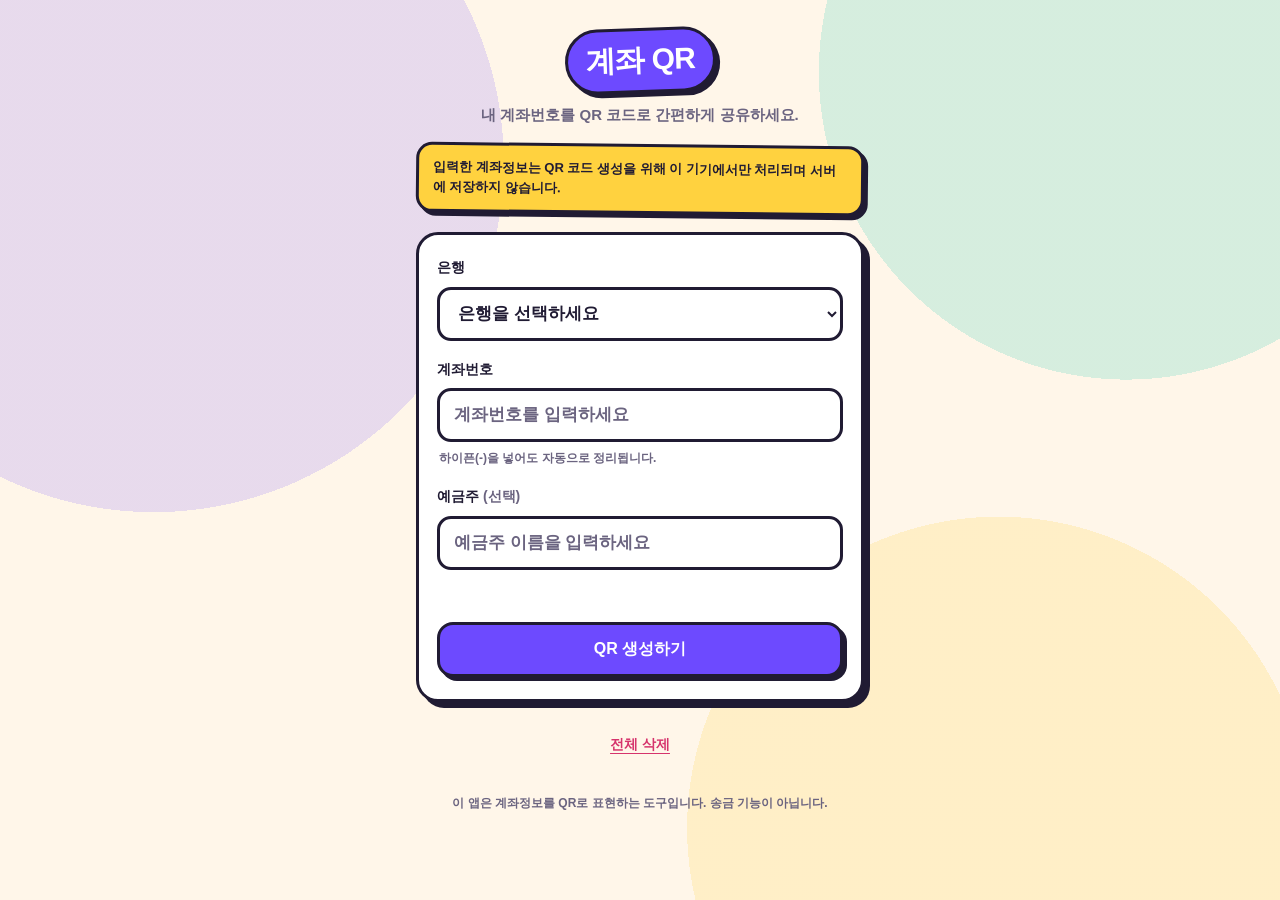
<file: index.html>
<!DOCTYPE html>
<html lang="ko">
<head>
<meta charset="UTF-8">
<meta name="viewport" content="width=device-width, initial-scale=1, viewport-fit=cover">
<meta name="referrer" content="no-referrer">
<title>계좌 QR</title>
<link rel="stylesheet" href="style.css">
</head>
<body>
<main class="wrap">

  <header class="head">
    <h1>계좌 QR</h1>
    <p class="sub">내 계좌번호를 QR 코드로 간편하게 공유하세요.</p>
  </header>

  <p class="notice">
    입력한 계좌정보는 QR 코드 생성을 위해 이 기기에서만 처리되며 서버에 저장하지 않습니다.
  </p>

  <!-- 입력 -->
  <section class="card" id="formCard">
    <form id="form" autocomplete="off" novalidate>
      <div class="field">
        <label for="bank">은행</label>
        <select id="bank" name="bank">
          <option value="">은행을 선택하세요</option>
          <option>KB국민은행</option>
          <option>신한은행</option>
          <option>우리은행</option>
          <option>하나은행</option>
          <option>NH농협은행</option>
          <option>IBK기업은행</option>
          <option>카카오뱅크</option>
          <option>토스뱅크</option>
          <option>케이뱅크</option>
          <option>SC제일은행</option>
          <option>부산은행</option>
          <option>대구은행</option>
          <option>경남은행</option>
          <option>광주은행</option>
          <option>전북은행</option>
          <option>제주은행</option>
          <option>새마을금고</option>
          <option>신협</option>
          <option>우체국</option>
          <option>기타</option>
        </select>
      </div>

      <div class="field">
        <label for="account">계좌번호</label>
        <input id="account" name="account" type="text" inputmode="numeric"
               placeholder="계좌번호를 입력하세요" maxlength="30"
               autocomplete="off" autocorrect="off" spellcheck="false">
        <p class="hint">하이픈(-)을 넣어도 자동으로 정리됩니다.</p>
      </div>

      <div class="field">
        <label for="owner">예금주 <span class="opt">(선택)</span></label>
        <input id="owner" name="owner" type="text"
               placeholder="예금주 이름을 입력하세요" maxlength="30"
               autocomplete="off" spellcheck="false">
      </div>

      <p class="error" id="error" role="alert"></p>

      <button class="btn primary" type="submit">QR 생성하기</button>
    </form>
  </section>

  <!-- 결과: 복사가 주인공, QR은 보조 -->
  <section class="card result" id="resultCard" hidden>
    <p class="who"><span id="outBank"></span> <span id="outOwner"></span></p>

    <p class="account" id="outAccount"></p>

    <p class="ok" id="valid" hidden></p>

    <button class="btn primary big" type="button" id="copyBtn">계좌번호 복사</button>
    <p class="hint center">복사한 뒤 은행 앱의 계좌번호 칸에 붙여넣으세요.</p>

    <hr class="split">

    <h2 class="qrhead">QR로 전달하기</h2>
    <div class="qrbox">
      <div id="qr" role="img" aria-label="이 QR 코드는 계좌번호를 포함하고 있습니다."></div>
    </div>
    <p class="hint center">
      스캔하면 복사 페이지가 열리고, 버튼 한 번으로 계좌번호가 클립보드에 들어갑니다.
      <br><code>app.js</code>의 <code>COPY_PAGE_URL</code>이 비어 있으면
      QR에 숫자만 담기고 스캐너가 검색창으로 넘어갈 수 있습니다.
    </p>

    <div class="actions">
      <!-- COPY_PAGE_URL이 비어 있으면 링크가 없으므로 app.js가 이 버튼을 숨긴다. -->
      <button class="btn" type="button" id="linkBtn" hidden>QR 링크 복사</button>
      <button class="btn" type="button" id="saveBtn">QR 이미지 저장</button>
      <button class="btn" type="button" id="shareBtn">공유하기</button>
      <button class="btn ghost" type="button" id="againBtn">다시 입력</button>
    </div>

    <p class="warn">
      QR 코드에는 계좌번호가 그대로 들어 있습니다.
      QR 이미지를 다른 사람에게 공유할 때는 계좌정보 공개에 주의하세요.
    </p>
  </section>

  <button class="btn danger-text" type="button" id="clearBtn">전체 삭제</button>

  <footer class="foot">
    이 앱은 계좌정보를 QR로 표현하는 도구입니다. 송금 기능이 아닙니다.
  </footer>
</main>

<div class="toast" id="toast" role="status" aria-live="polite"></div>

<script src="qrcode.min.js"></script>
<script src="app.js"></script>
</body>
</html>
</file>
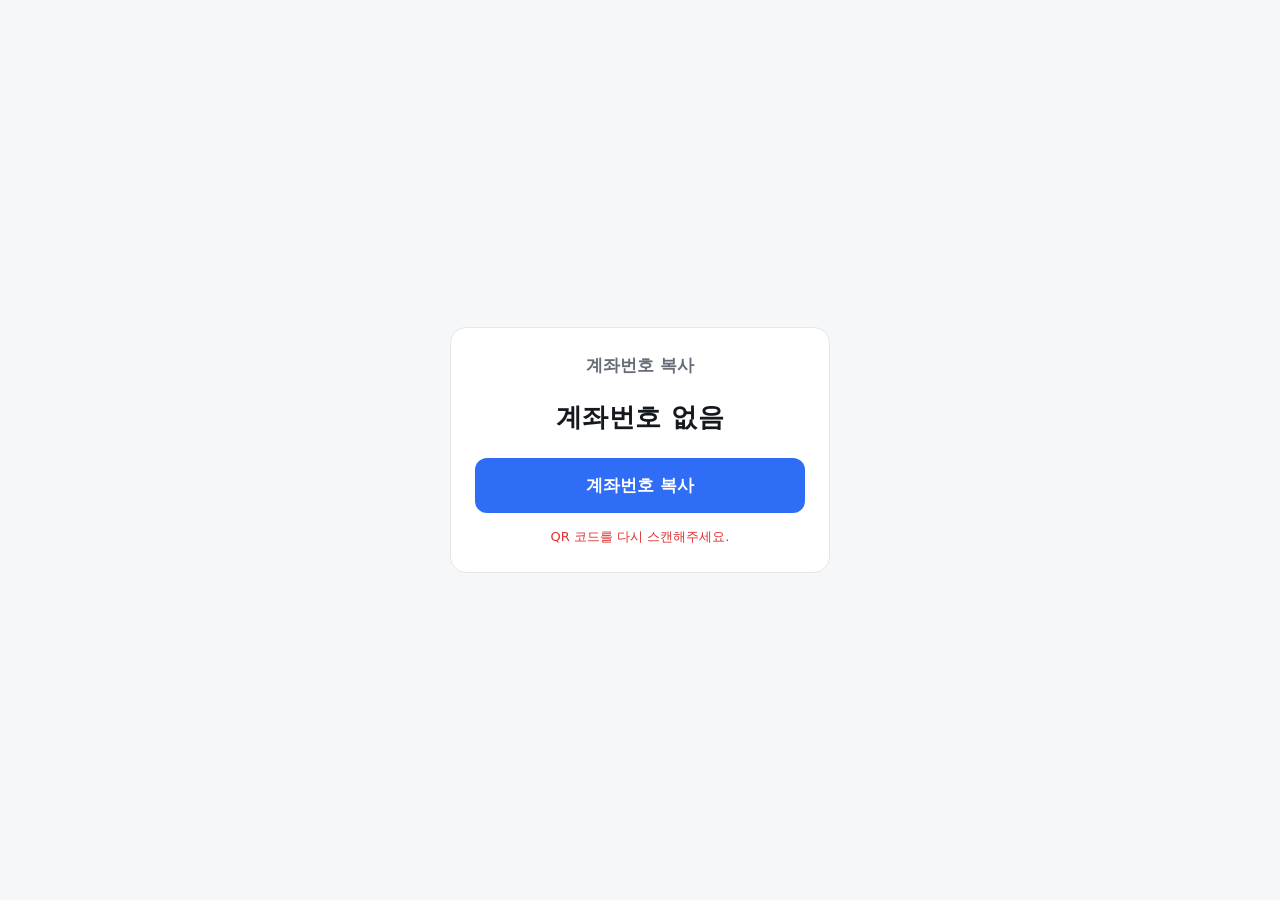
<file: copy.html>
<!DOCTYPE html>
<!--
  QR을 스캔한 폰이 여는 페이지. 계좌정보는 URL의 # 뒤(fragment)에 들어 있고,
  fragment는 서버로 전송되지 않으므로 어떤 호스팅에 올려도 서버 로그에 남지 않는다.
  이 한 파일만 https에 올리면 된다. 외부 요청 없음, 저장소 사용 없음.
-->
<html lang="ko">
<head>
<meta charset="UTF-8">
<meta name="viewport" content="width=device-width, initial-scale=1, viewport-fit=cover">
<meta name="referrer" content="no-referrer">
<meta name="robots" content="noindex, nofollow">
<title>계좌번호 복사</title>
<style>
  :root { color-scheme: light dark; --bg:#f6f7f9; --card:#fff; --fg:#15181d; --sub:#666d78;
          --line:#e3e6ea; --accent:#2f6df6; --accent-fg:#fff; }
  @media (prefers-color-scheme: dark) {
    :root { --bg:#14171c; --card:#1d2128; --fg:#eef1f5; --sub:#9aa3af; --line:#2c323b; --accent:#5b8cff; }
  }
  * { box-sizing: border-box; }
  body { margin:0; background:var(--bg); color:var(--fg); min-height:100vh;
         display:flex; align-items:center; justify-content:center; padding:20px;
         font:16px/1.6 system-ui, -apple-system, "Apple SD Gothic Neo", "Malgun Gothic", sans-serif; }
  .card { background:var(--card); border:1px solid var(--line); border-radius:16px;
          padding:24px; width:100%; max-width:380px; text-align:center; }
  h1 { font-size:17px; margin:0 0 18px; color:var(--sub); font-weight:600; }
  .meta { color:var(--sub); font-size:15px; margin:0 0 6px; }
  .num { font-size:26px; font-weight:700; letter-spacing:.5px; word-break:break-all;
         margin:0 0 20px; -webkit-user-select:all; user-select:all; }
  button { width:100%; padding:16px; font-size:17px; font-weight:600; border:0; border-radius:12px;
           background:var(--accent); color:var(--accent-fg); cursor:pointer; font-family:inherit; }
  button:active { opacity:.85; }
  .hint { color:var(--sub); font-size:13px; margin:14px 0 0; }
  .err { color:#d33; }
</style>
</head>
<body>
<main class="card">
  <h1>계좌번호 복사</h1>
  <p class="meta" id="meta"></p>
  <p class="num" id="num">—</p>
  <button type="button" id="btn">계좌번호 복사</button>
  <p class="hint" id="hint">버튼을 누르면 숫자만 클립보드에 복사됩니다.</p>
</main>

<script>
(function () {
  'use strict';
  var numEl = document.getElementById('num'), metaEl = document.getElementById('meta');
  var btn = document.getElementById('btn'), hint = document.getElementById('hint');

  // #a=계좌번호&b=은행&o=예금주
  function parseHash(hash) {
    var out = {};
    String(hash).replace(/^#/, '').split('&').forEach(function (pair) {
      if (!pair) return;
      var i = pair.indexOf('=');
      if (i < 0) return;
      try { out[pair.slice(0, i)] = decodeURIComponent(pair.slice(i + 1).replace(/\+/g, ' ')); }
      catch (e) { /* 깨진 인코딩은 무시 */ }
    });
    return out;
  }

  // 계좌번호가 없으면 아래에서 일찍 빠져나가므로, 셀프체크는 그 전에 돌린다.
  if (location.search.indexOf('selftest') !== -1) {
    var eq = function (a, b, label) {
      if (a !== b) throw new Error(label + ': ' + JSON.stringify(a) + ' !== ' + JSON.stringify(b));
    };
    eq(parseHash('#a=123&b=%EC%B9%B4%EC%B9%B4%EC%98%A4%EB%B1%85%ED%81%AC').b, '카카오뱅크', 'decode bank');
    eq(parseHash('#a=3333123456789').a, '3333123456789', 'decode account');
    eq(parseHash('').a, undefined, 'empty hash');
    eq(parseHash('#a=%E0%A4%A').a, undefined, 'broken encoding ignored');
    console.log('copy selftest: 4 passed');
  }

  var q = parseHash(location.hash);
  var digits = (q.a || '').replace(/[\s-]/g, '');

  if (!/^[0-9]{8,20}$/.test(digits)) {
    numEl.textContent = '계좌번호 없음';
    hint.textContent = 'QR 코드를 다시 스캔해주세요.';
    hint.className = 'hint err';
    btn.disabled = true;
    return;
  }

  numEl.textContent = digits;
  metaEl.textContent = [q.b, q.o].filter(Boolean).join(' · ');
  document.title = digits;

  // 모바일 브라우저는 사용자 제스처 없이는 클립보드 쓰기를 막는다. 그래서 버튼이 필요하다.
  function copy(text) {
    if (navigator.clipboard && navigator.clipboard.writeText) {
      return navigator.clipboard.writeText(text);
    }
    return new Promise(function (resolve, reject) {
      var ta = document.createElement('textarea');
      ta.value = text;
      ta.setAttribute('readonly', '');
      ta.style.cssText = 'position:fixed;top:0;left:0;opacity:0';
      document.body.appendChild(ta);
      ta.select();
      ta.setSelectionRange(0, text.length);
      var ok = false;
      try { ok = document.execCommand('copy'); } catch (e) { ok = false; }
      document.body.removeChild(ta);
      ok ? resolve() : reject(new Error('copy failed'));
    });
  }

  btn.addEventListener('click', function () {
    copy(digits).then(function () {
      btn.textContent = '복사됐습니다 ✓';
      hint.textContent = '은행 앱 계좌번호 칸에 붙여넣으세요.';
      hint.className = 'hint';
      setTimeout(function () { btn.textContent = '계좌번호 복사'; }, 2500);
    }, function () {
      hint.textContent = '복사에 실패했습니다. 위 숫자를 길게 눌러 복사해주세요.';
      hint.className = 'hint err';
    });
  });

})();
</script>
</body>
</html>
</file>
<file: style.css>
/* playful — 두꺼운 테두리 + 하드 섀도우(스티커 느낌) + 밝은 색.
   외부 폰트는 쓰지 않는다: 네트워크 요청 0을 지키기 위해 시스템 폰트만 사용. */

:root {
  --violet: #6d4aff;
  --violet-deep: #4f2fd1;
  --mint: #00c2a8;
  --sunny: #ffd23f;
  --coral: #ff6b6b;

  --ink: #201b33;
  --bg: #fff6e9;
  --card: #ffffff;
  --muted: #6b6480;
  --line: var(--ink);
  --danger: #d6336c;

  --radius: 22px;
  --border: 3px;
  --shadow: 6px 6px 0 var(--ink);
  --shadow-sm: 4px 4px 0 var(--ink);
}

@media (prefers-color-scheme: dark) {
  :root {
    --ink: #0d0a18;
    --bg: #1b1630;
    --card: #2a2348;
    --muted: #b9b1d6;
    --line: #0d0a18;
    --danger: #ff8fb1;
  }
}

* { box-sizing: border-box; }

body {
  margin: 0;
  background: var(--bg);
  /* 은은한 도트 패턴 — 이미지 없이 CSS만으로 */
  background-image:
    radial-gradient(circle at 12% 18%, rgba(109, 74, 255, .16) 0 26%, transparent 26%),
    radial-gradient(circle at 88% 8%, rgba(0, 194, 168, .16) 0 22%, transparent 22%),
    radial-gradient(circle at 78% 92%, rgba(255, 210, 63, .20) 0 24%, transparent 24%);
  background-attachment: fixed;
  color: var(--ink);
  font-family: -apple-system, BlinkMacSystemFont, "Apple SD Gothic Neo",
               "Pretendard", "Malgun Gothic", sans-serif;
  line-height: 1.55;
  -webkit-text-size-adjust: 100%;
}

@media (prefers-color-scheme: dark) {
  body { color: #f4f0ff; }
}

.wrap {
  max-width: 480px;
  margin: 0 auto;
  padding: 28px 16px calc(48px + env(safe-area-inset-bottom));
}

/* ---- 헤더 ---- */

.head { text-align: center; margin-bottom: 18px; }

.head h1 {
  display: inline-block;
  font-size: 30px;
  font-weight: 900;
  letter-spacing: -0.03em;
  margin: 0 0 10px;
  padding: 6px 18px;
  color: #fff;
  background: var(--violet);
  border: var(--border) solid var(--line);
  border-radius: 999px;
  box-shadow: var(--shadow-sm);
  transform: rotate(-2deg);
}

.sub { margin: 0; color: var(--muted); font-size: 15px; font-weight: 600; }

.notice {
  margin: 18px 0;
  font-size: 13px;
  font-weight: 600;
  color: var(--ink);
  background: var(--sunny);
  border: var(--border) solid var(--line);
  border-radius: 16px;
  padding: 12px 14px;
  box-shadow: var(--shadow-sm);
  transform: rotate(.6deg);
}

/* ---- 카드 ---- */

.card {
  background: var(--card);
  border: var(--border) solid var(--line);
  border-radius: var(--radius);
  padding: 22px 18px;
  box-shadow: var(--shadow);
  margin-bottom: 20px;
}

.field { margin-bottom: 18px; }

.field label {
  display: block;
  font-size: 14px;
  font-weight: 800;
  margin-bottom: 8px;
}
.opt { color: var(--muted); font-weight: 600; }

input, select {
  width: 100%;
  min-height: 54px;
  padding: 0 14px;
  font-size: 17px;
  font-weight: 600;
  font-family: inherit;
  color: var(--ink);
  background: #fff;
  border: var(--border) solid var(--line);
  border-radius: 14px;
}

@media (prefers-color-scheme: dark) {
  input, select { background: #f4f0ff; }
  .card, .notice, .head h1 { box-shadow: 6px 6px 0 rgba(0, 0, 0, .55); }
}

input::placeholder { color: var(--muted); font-weight: 600; }

input:focus-visible, select:focus-visible, .btn:focus-visible {
  outline: 3px solid var(--mint);
  outline-offset: 3px;
}

.hint { margin: 7px 2px 0; font-size: 12px; font-weight: 600; color: var(--muted); }

.error {
  margin: 0 0 12px;
  color: var(--danger);
  font-size: 14px;
  font-weight: 800;
  min-height: 22px;
}

/* ---- 버튼 ---- */

.btn {
  display: block;
  width: 100%;
  min-height: 54px;
  padding: 14px;
  font-size: 16px;
  font-weight: 800;
  font-family: inherit;
  color: var(--ink);
  background: #fff;
  border: var(--border) solid var(--line);
  border-radius: 16px;
  box-shadow: var(--shadow-sm);
  cursor: pointer;
  transition: transform .08s, box-shadow .08s;
}
/* 눌리면 그림자 쪽으로 쑥 — 물리 버튼 느낌 */
.btn:active { transform: translate(3px, 3px); box-shadow: 1px 1px 0 var(--line); }

.btn.primary { background: var(--violet); color: #fff; }
.btn.primary:active { background: var(--violet-deep); }

.btn.ghost { background: var(--card); color: var(--muted); }

.btn.danger-text {
  background: transparent;
  border: none;
  box-shadow: none;
  color: var(--danger);
  font-size: 14px;
  text-decoration: underline;
  text-underline-offset: 4px;
  min-height: 44px;              /* 터치 영역은 유지 */
}
.btn.danger-text:active { transform: none; box-shadow: none; }

/* ---- QR ---- */

.qrbox { display: flex; justify-content: center; }

/* QR은 기울이지 않는다 — 스캔 정확도가 우선 */
#qr {
  background: #fff;
  padding: 14px;
  border: var(--border) solid var(--line);
  border-radius: 18px;
  box-shadow: var(--shadow-sm);
  line-height: 0;
}
#qr canvas { display: block; width: 220px; height: 220px; }

.ok {
  text-align: center;
  font-size: 13px;
  font-weight: 800;
  color: var(--ink);
  background: var(--mint);
  border: var(--border) solid var(--line);
  border-radius: 999px;
  padding: 5px 14px;
  width: fit-content;
  margin: 18px auto 0;
}

.info {
  margin: 18px 0 20px;
  display: grid;
  grid-template-columns: auto 1fr;
  gap: 10px 16px;
  border-top: var(--border) dashed var(--line);
  padding-top: 18px;
}
.info dt { color: var(--muted); font-size: 14px; font-weight: 700; }
.info dd {
  margin: 0;
  font-size: 17px;
  font-weight: 800;
  text-align: right;
  word-break: break-all;
}

.actions { display: grid; gap: 12px; }

.warn {
  margin: 20px 0 0;
  font-size: 12px;
  font-weight: 600;
  color: var(--muted);
}

.foot {
  margin-top: 26px;
  text-align: center;
  font-size: 12px;
  font-weight: 600;
  color: var(--muted);
}

/* ---- 토스트 ---- */

.toast {
  position: fixed;
  left: 50%;
  bottom: calc(28px + env(safe-area-inset-bottom));
  transform: translateX(-50%) translateY(8px);
  background: var(--coral);
  color: #fff;
  font-size: 14px;
  font-weight: 800;
  padding: 12px 20px;
  border: var(--border) solid var(--line);
  border-radius: 999px;
  box-shadow: var(--shadow-sm);
  opacity: 0;
  pointer-events: none;
  transition: opacity .18s, transform .18s;
  max-width: 90vw;
  text-align: center;
}
.toast.show { opacity: 1; transform: translateX(-50%) translateY(0); }

@media (prefers-reduced-motion: reduce) {
  * { transition: none !important; }
  .btn:active { transform: none; }
  .head h1, .notice { transform: none; }
}
</file>
